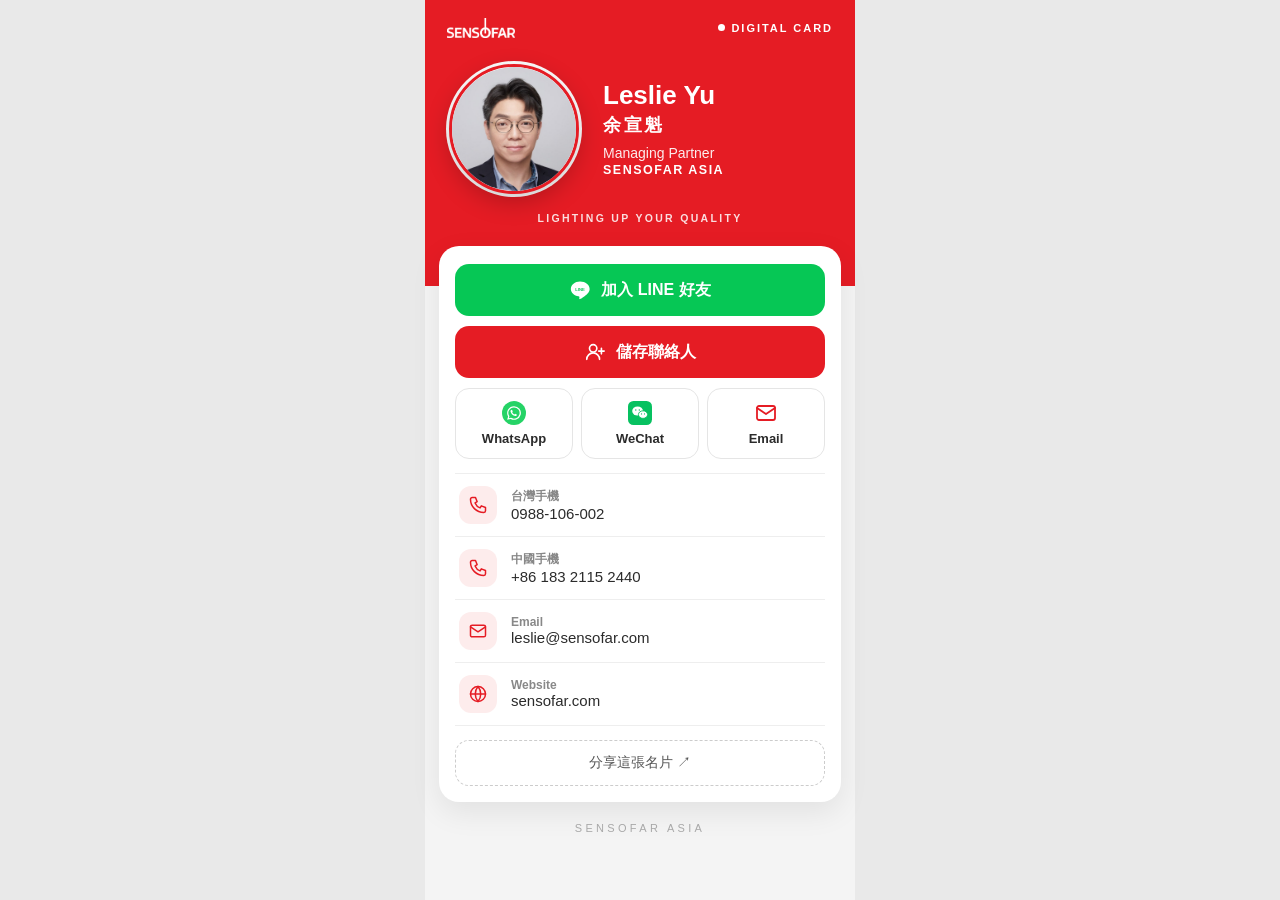
<file: leslie-yu/index.html>
<!doctype html>
<html lang="zh-Hant-TW"><head><meta charset="utf-8"><meta name="viewport" content="width=device-width,initial-scale=1,viewport-fit=cover">
<title>Leslie Yu 余宣魁｜Sensofar Asia</title><meta name="robots" content="noindex,nofollow"><meta name="theme-color" content="#E51C24">
<link rel="stylesheet" href="card.css"></head><body><div class="wrap">
<header class="hero">
<div class="topline"><img class="mini" src="sensofar-logo-white.png" alt="SENSOFAR"><span><i class="dot"></i>DIGITAL CARD</span></div>
<div class="idrow"><div class="avatar"><img src="photo.jpg" alt="Leslie Yu 余宣魁" width="130" height="130"></div><div class="who"><h1>Leslie Yu</h1><p class="zh">余宣魁</p><p class="role">Managing Partner</p><p class="org">SENSOFAR ASIA</p></div></div><p class="tag">LIGHTING UP YOUR QUALITY</p>
</header>
<main class="sheet">
<a class="btn btn-line" href="https://line.me/ti/p/oUurXkquRB" target="_blank" rel="noopener"><svg viewBox='0 0 24 24'><path fill='#fff' d='M12 2.8C6.5 2.8 2 6.4 2 10.9c0 4 3.6 7.4 8.4 8 .3.1.8.2.9.5.1.3.1.7 0 1l-.1.9c0 .3-.2 1 .9.6s6-3.5 8.2-6.1c1.5-1.6 2.2-3.2 2.2-4.9 0-4.5-4.5-8.1-10.5-8.1z'/><text x='12' y='12.7' font-size='4.6' font-weight='800' fill='#06C755' text-anchor='middle' font-family='Arial,Helvetica,sans-serif'>LINE</text></svg>加入 LINE 好友</a>
<a class="btn btn-save" href="leslie-yu.vcf" download><svg class=ic viewBox='0 0 24 24' fill=none stroke=currentColor stroke-width=1.8 stroke-linecap=round stroke-linejoin=round><circle cx='10' cy='8' r='4'/><path d='M3 20a7 7 0 0 1 14 0M19 8v6M16 11h6'/></svg>儲存聯絡人</a>
<nav class="quick"><a href="https://wa.me/886988106002" target="_blank" rel="noopener"><svg class='bi' viewBox='0 0 24 24'><circle cx='12' cy='12' r='12' fill='#25D366'/><path fill='#fff' d='M12 5.2a6.8 6.8 0 0 0-5.9 10.2L5.2 18.8l3.5-.9A6.8 6.8 0 1 0 12 5.2zm0 1.2a5.6 5.6 0 1 1-2.9 10.4l-.2-.1-2 .5.5-1.9-.1-.2A5.6 5.6 0 0 1 12 6.4z'/><path fill='#fff' d='M9.6 8.9c.2-.1.4-.1.5.1l.6 1.3c.1.2 0 .4-.1.5l-.4.5c.4.9 1.2 1.7 2.2 2.2l.5-.5c.1-.1.3-.2.5-.1l1.300.6c.2.1.2.3.2.5-.2.8-.9 1.2-1.700 1.1-2.200-.4-4.300-2.500-4.700-4.700-.1-.7.300-1.300.8-1.500z'/></svg>WhatsApp</a><button type="button" id="wcBtn"><svg class='bi' viewBox='0 0 24 24'><rect width='24' height='24' rx='5.5' fill='#07C160'/><ellipse cx='9.6' cy='10' rx='5.4' ry='4.5' fill='#fff'/><ellipse cx='15' cy='13.6' rx='4.6' ry='3.8' fill='#fff' stroke='#07C160' stroke-width='.9'/><circle cx='7.8' cy='9' r='.7' fill='#07C160'/><circle cx='11.3' cy='9' r='.7' fill='#07C160'/><circle cx='13.5' cy='12.9' r='.55' fill='#07C160'/><circle cx='16.5' cy='12.9' r='.55' fill='#07C160'/></svg>WeChat</button><a href="mailto:leslie@sensofar.com"><svg class=ic viewBox='0 0 24 24' fill=none stroke=currentColor stroke-width=1.8 stroke-linecap=round stroke-linejoin=round><rect x='3' y='5' width='18' height='14' rx='2'/><path d='M3 7l9 6 9-6'/></svg>Email</a></nav>
<ul class="rows">
<li><a href="leslie-yu.vcf" download><span class="ri"><svg class=ic viewBox='0 0 24 24' fill=none stroke=currentColor stroke-width=1.8 stroke-linecap=round stroke-linejoin=round><path d='M5 3h4l2 5-2.5 1.5a11 11 0 0 0 6 6L16 13l5 2v4a2 2 0 0 1-2 2A16 16 0 0 1 3 5a2 2 0 0 1 2-2z'/></svg></span><span><b>台灣手機</b><span class="v">0988-106-002</span></span></a></li>
<li><a href="leslie-yu.vcf" download><span class="ri"><svg class=ic viewBox='0 0 24 24' fill=none stroke=currentColor stroke-width=1.8 stroke-linecap=round stroke-linejoin=round><path d='M5 3h4l2 5-2.5 1.5a11 11 0 0 0 6 6L16 13l5 2v4a2 2 0 0 1-2 2A16 16 0 0 1 3 5a2 2 0 0 1 2-2z'/></svg></span><span><b>中國手機</b><span class="v">+86 183 2115 2440</span></span></a></li>
<li><a href="mailto:leslie@sensofar.com"><span class="ri"><svg class=ic viewBox='0 0 24 24' fill=none stroke=currentColor stroke-width=1.8 stroke-linecap=round stroke-linejoin=round><rect x='3' y='5' width='18' height='14' rx='2'/><path d='M3 7l9 6 9-6'/></svg></span><span><b>Email</b><span class="v">leslie@sensofar.com</span></span></a></li>
<li><a href="https://www.sensofar.com/" target="_blank" rel="noopener"><span class="ri"><svg class=ic viewBox='0 0 24 24' fill=none stroke=currentColor stroke-width=1.8 stroke-linecap=round stroke-linejoin=round><circle cx='12' cy='12' r='9'/><path d='M3 12h18M12 3a14 14 0 0 1 0 18M12 3a14 14 0 0 0 0 18'/></svg></span><span><b>Website</b><span class="v">sensofar.com</span></span></a></li>
</ul>
<button class="share" id="share" type="button">分享這張名片 ↗</button>
</main><footer>SENSOFAR ASIA</footer></div>
<div class="modal" id="wc" hidden><div class="sheet"><button class="x" type="button" aria-label="Close">×</button>
<h2>WeChat 微信</h2><img src="wechat-qr.png" alt="WeChat QR code for Leslie Yu" width="300" height="300">
<p>用微信掃描加我好友</p><div class="wid">微信號 <b>leslie0988106002</b> <button type="button" id="wcCopy">複製</button></div><small>或長按圖片儲存，再用微信「掃一掃」選相簿</small></div></div>
<div class="toast" id="toast" hidden></div><script src="card.js"></script></body></html>
</file>
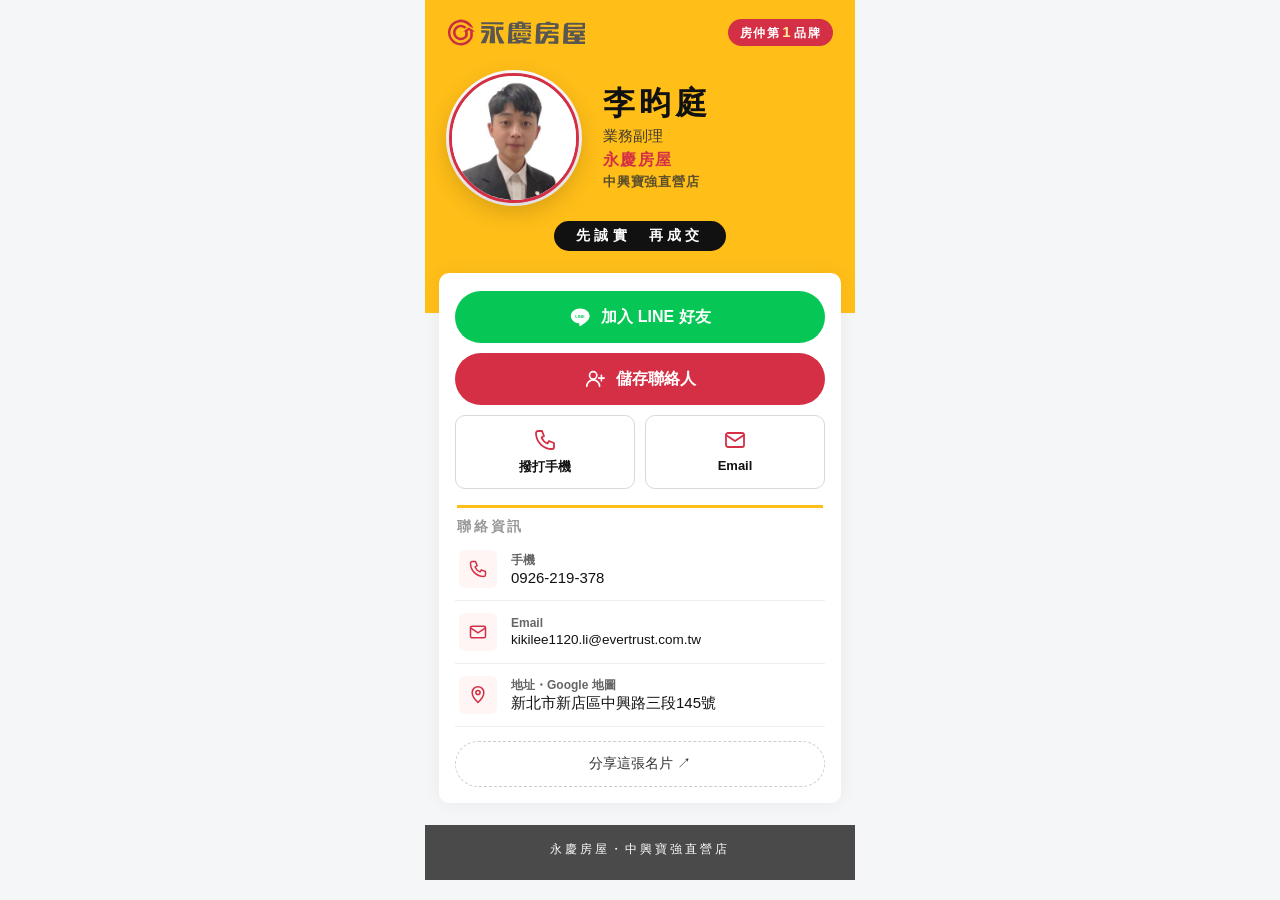
<file: li-yunting/index.html>
<!doctype html>
<html lang="zh-Hant-TW"><head><meta charset="utf-8"><meta name="viewport" content="width=device-width,initial-scale=1,viewport-fit=cover">
<title>李昀庭｜永慶房屋 中興寶強直營店</title><meta name="robots" content="noindex,nofollow"><meta name="theme-color" content="#ffbe18"><meta name="format-detection" content="telephone=no">
<link rel="stylesheet" href="card.css"></head><body><div class="wrap">
<header class="hero">
<div class="topline"><img class="mini" src="yc-logo.svg" alt="永慶房屋" width="150" height="29"><span class="no1">房仲第<b>1</b>品牌</span></div>
<div class="idrow"><div class="avatar"><img src="photo.jpg" alt="李昀庭" width="130" height="130"></div>
<div class="who"><h1>李昀庭</h1><p class="role">業務副理</p><p class="org">永慶房屋<span>中興寶強直營店</span></p></div></div>
<p class="tag">先誠實　再成交</p>
</header>
<main class="sheet">
<a class="btn btn-line" href="https://line.me/ti/p/PDPGE3ErWx" target="_blank" rel="noopener"><svg viewBox='0 0 24 24'><path fill='#fff' d='M12 2.8C6.5 2.8 2 6.4 2 10.9c0 4 3.6 7.4 8.4 8 .3.1.8.2.9.5.1.3.1.7 0 1l-.1.9c0 .3-.2 1 .9.6s6-3.5 8.2-6.1c1.5-1.6 2.2-3.2 2.2-4.9 0-4.5-4.5-8.1-10.5-8.1z'/><text x='12' y='12.7' font-size='4.6' font-weight='800' fill='#06C755' text-anchor='middle' font-family='Arial,Helvetica,sans-serif'>LINE</text></svg>加入 LINE 好友</a>
<a class="btn btn-save" href="li-yunting.vcf" download><svg class=ic viewBox='0 0 24 24' fill=none stroke=currentColor stroke-width=1.8 stroke-linecap=round stroke-linejoin=round><circle cx='10' cy='8' r='4'/><path d='M3 20a7 7 0 0 1 14 0M19 8v6M16 11h6'/></svg>儲存聯絡人</a>
<nav class="quick"><a href="tel:+886926219378"><svg class=ic viewBox='0 0 24 24' fill=none stroke=currentColor stroke-width=1.8 stroke-linecap=round stroke-linejoin=round><path d='M5 3h4l2 5-2.5 1.5a11 11 0 0 0 6 6L16 13l5 2v4a2 2 0 0 1-2 2A16 16 0 0 1 3 5a2 2 0 0 1 2-2z'/></svg>撥打手機</a><a href="mailto:kikilee1120.li@evertrust.com.tw"><svg class=ic viewBox='0 0 24 24' fill=none stroke=currentColor stroke-width=1.8 stroke-linecap=round stroke-linejoin=round><rect x='3' y='5' width='18' height='14' rx='2'/><path d='M3 7l9 6 9-6'/></svg>Email</a></nav>
<h2 class="info-h">聯絡資訊</h2>
<ul class="rows">
<li><a href="li-yunting.vcf" download><span class="ri"><svg class=ic viewBox='0 0 24 24' fill=none stroke=currentColor stroke-width=1.8 stroke-linecap=round stroke-linejoin=round><path d='M5 3h4l2 5-2.5 1.5a11 11 0 0 0 6 6L16 13l5 2v4a2 2 0 0 1-2 2A16 16 0 0 1 3 5a2 2 0 0 1 2-2z'/></svg></span><span><b>手機</b><span class="v">0926-219-378</span></span></a></li>
<li><a href="mailto:kikilee1120.li@evertrust.com.tw"><span class="ri"><svg class=ic viewBox='0 0 24 24' fill=none stroke=currentColor stroke-width=1.8 stroke-linecap=round stroke-linejoin=round><rect x='3' y='5' width='18' height='14' rx='2'/><path d='M3 7l9 6 9-6'/></svg></span><span><b>Email</b><span class="v em">kikilee1120.li@evertrust.com.tw</span></span></a></li>
<li><a href="https://www.google.com/maps/search/?api=1&amp;query=%E6%96%B0%E5%8C%97%E5%B8%82%E6%96%B0%E5%BA%97%E5%8D%80%E4%B8%AD%E8%88%88%E8%B7%AF%E4%B8%89%E6%AE%B5145%E8%99%9F" target="_blank" rel="noopener"><span class="ri"><svg class=ic viewBox='0 0 24 24' fill=none stroke=currentColor stroke-width=1.8><path d='M12 21s7-6.5 7-12a7 7 0 0 0-14 0c0 5.5 7 12 7 12z'/><circle cx='12' cy='9' r='2.5'/></svg></span><span><b>地址・Google 地圖</b><span class="v">新北市新店區中興路三段145號</span></span></a></li>
</ul>
<button class="share" id="share" type="button">分享這張名片 ↗</button>
</main><footer>永慶房屋・中興寶強直營店</footer></div>
<div class="toast" id="toast" hidden></div><script src="card.js"></script></body></html>
</file>
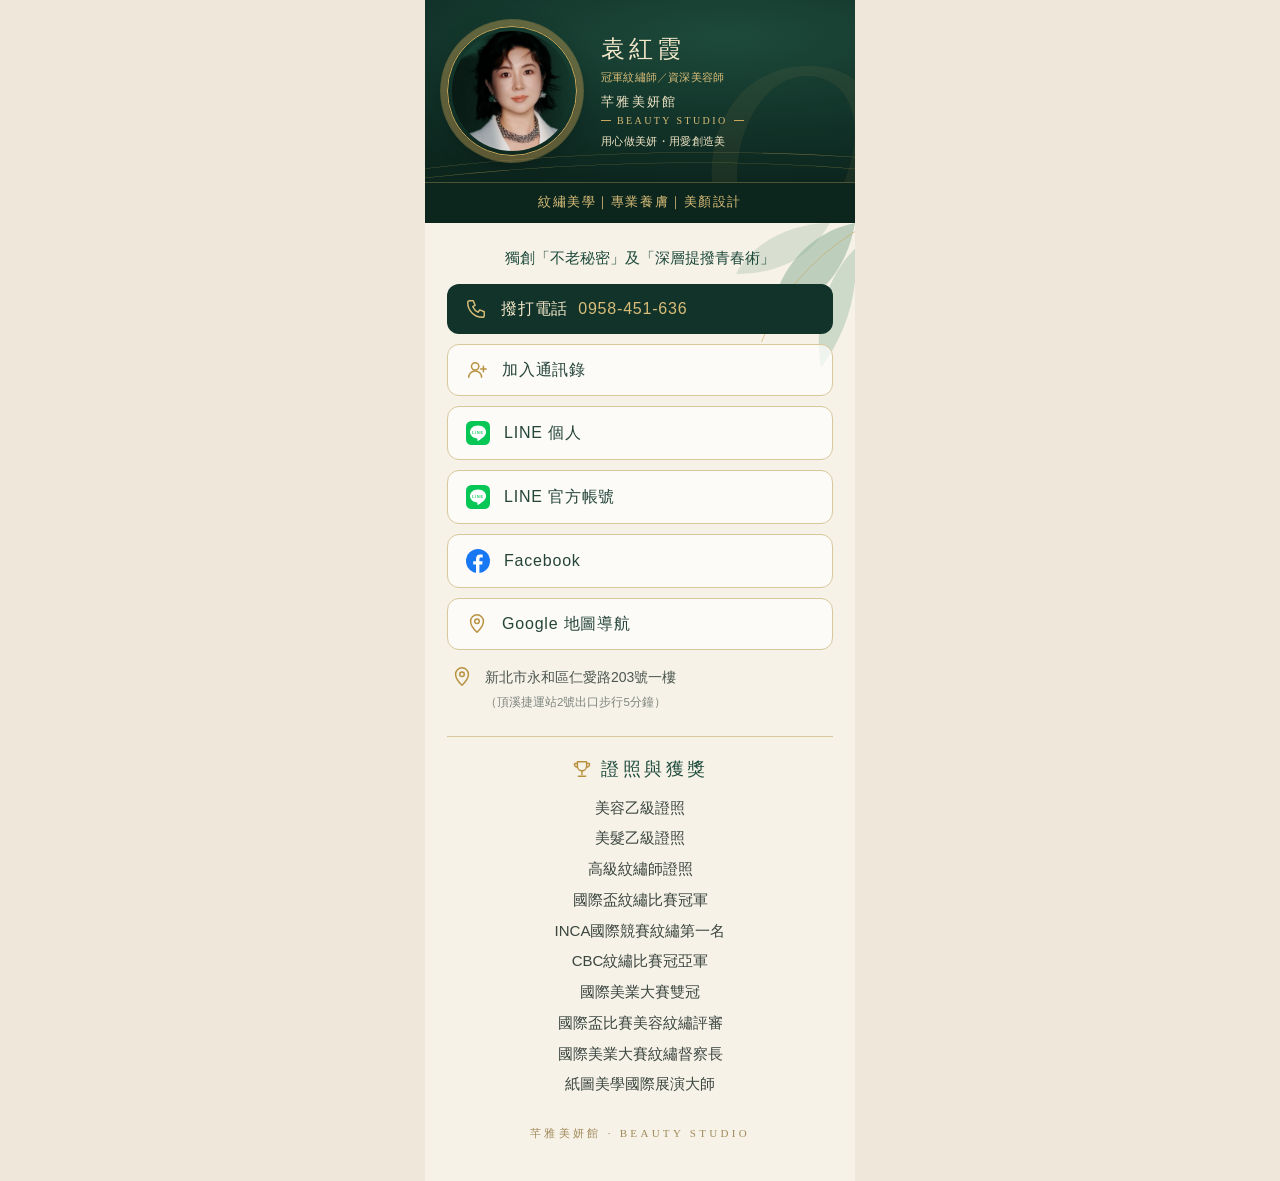
<file: yuan-hongxia/index.html>
<!doctype html>
<html lang="zh-Hant-TW"><head><meta charset="utf-8">
<meta name="viewport" content="width=device-width,initial-scale=1,viewport-fit=cover">
<title>袁紅霞｜芊雅美妍館</title><meta name="robots" content="noindex">
<meta name="theme-color" content="#123329"><link rel="stylesheet" href="card.css"></head>
<body><div class="wrap">
<header class="hero">
<div class="script">Q</div>
<svg class="arcs" viewBox="0 0 400 600" preserveAspectRatio="none"><path d="M-10 560 Q200 470 410 520"/><path d="M-10 590 Q220 500 410 560"/></svg>
<div class="photo"><img src="photo.jpg" alt="袁紅霞形象照"></div>
<div class="txt">
<h1>袁紅霞</h1>
<p class="role">冠軍紋繡師<i>／</i>資深美容師</p>
<p class="org">芊雅美妍館</p>
<p class="studio"><span></span>BEAUTY STUDIO<span></span></p>
<p class="slogan">用心做美妍・用愛創造美</p>
</div></header>
<p class="svc">紋繡美學｜專業養膚｜美顏設計</p>
<main><svg class='leaf' viewBox='0 0 200 200'><g fill='#8fb39a'><path opacity='.55' d='M200 0C150 10 110 50 100 110 150 100 190 60 200 0z'/><path opacity='.4' d='M200 30C170 60 150 110 160 170 190 130 205 80 200 30z'/><path opacity='.3' d='M170 0C130 0 80 20 60 60 110 60 150 40 170 0z'/></g><path d='M200 10Q120 60 90 140' stroke='#c9a75a' fill='none' opacity='.7'/></svg>
<p class="unique">獨創「不老秘密」及「深層提撥青春術」</p>
<a class="btn main" href="tel:+886958451636"><svg class=ic viewBox='0 0 24 24' fill=none stroke=currentColor stroke-width=1.6 stroke-linecap=round stroke-linejoin=round><path d='M5 3h4l2 5-2.5 1.5a11 11 0 0 0 6 6L16 13l5 2v4a2 2 0 0 1-2 2A16 16 0 0 1 3 5a2 2 0 0 1 2-2z'/></svg><span>撥打電話<b>0958-451-636</b></span></a>
<a class="btn" href="yuan-hongxia.vcf" download><svg class=ic viewBox='0 0 24 24' fill=none stroke=currentColor stroke-width=1.6 stroke-linecap=round stroke-linejoin=round><circle cx=10 cy=8 r=4 /><path d='M3 20a7 7 0 0 1 14 0M19 8v6M16 11h6'/></svg><span>加入通訊錄</span></a>
<a class="btn sns" data-k="line" href="#"><svg class='bi' viewBox='0 0 24 24'><rect width='24' height='24' rx='5.5' fill='#06C755'/><path fill='#fff' d='M12 4.6c-4.4 0-8 2.9-8 6.5 0 3.2 2.8 5.9 6.7 6.4.3.1.6.2.7.4.1.2.1.5 0 .8l-.1.7c0 .2-.2.8.7.4s4.8-2.8 6.5-4.9c1.2-1.300 1.6-2.500 1.600-3.800 0-3.600-3.600-6.500-8.100-6.500z'/><text x='12' y='12.6' font-size='3.6' font-weight='700' fill='#06C755' text-anchor='middle' font-family='Arial,sans-serif'>LINE</text></svg><span>LINE 個人</span></a>
<a class="btn sns" data-k="lineoa" href="#"><svg class='bi' viewBox='0 0 24 24'><rect width='24' height='24' rx='5.5' fill='#06C755'/><path fill='#fff' d='M12 4.6c-4.4 0-8 2.9-8 6.5 0 3.2 2.8 5.9 6.7 6.4.3.1.6.2.7.4.1.2.1.5 0 .8l-.1.7c0 .2-.2.8.7.4s4.8-2.8 6.5-4.9c1.2-1.300 1.6-2.500 1.600-3.800 0-3.600-3.600-6.500-8.100-6.500z'/><text x='12' y='12.6' font-size='3.6' font-weight='700' fill='#06C755' text-anchor='middle' font-family='Arial,sans-serif'>LINE</text></svg><span>LINE 官方帳號</span></a>
<a class="btn sns" data-k="fb" href="#"><svg class='bi' viewBox='0 0 24 24'><circle cx='12' cy='12' r='12' fill='#1877F2'/><path fill='#fff' d='M13.4 24v-8.4h2.8l.4-3.3h-3.2v-2.1c0-.9.3-1.6 1.6-1.6h1.7V5.7c-.3 0-1.3-.1-2.5-.1-2.5 0-4.2 1.500-4.200 4.300v2.400H7.200v3.300H10V24z'/></svg><span>Facebook</span></a>
<a class="btn sns" data-k="ig" href="#"><svg class=ic viewBox='0 0 24 24' fill=none stroke=currentColor stroke-width=1.6 stroke-linecap=round stroke-linejoin=round><path d='M4 5h16v11H9l-5 4z'/></svg><span>Instagram</span></a>
<a class="btn" href="https://www.google.com/maps/search/?api=1&amp;query=%E6%96%B0%E5%8C%97%E5%B8%82%E6%B0%B8%E5%92%8C%E5%8D%80%E4%BB%81%E6%84%9B%E8%B7%AF203%E8%99%9F" target="_blank" rel="noopener"><svg class=ic viewBox='0 0 24 24' fill=none stroke=currentColor stroke-width=1.6 stroke-linecap=round stroke-linejoin=round><path d='M12 21s7-6.5 7-12a7 7 0 0 0-14 0c0 5.5 7 12 7 12z'/><circle cx=12 cy=9 r=2.5 /></svg><span>Google 地圖導航</span></a>
<p class="addr"><svg class=ic viewBox='0 0 24 24' fill=none stroke=currentColor stroke-width=1.6 stroke-linecap=round stroke-linejoin=round><path d='M12 21s7-6.5 7-12a7 7 0 0 0-14 0c0 5.5 7 12 7 12z'/><circle cx=12 cy=9 r=2.5 /></svg><span>新北市永和區仁愛路203號一樓<br><small>（頂溪捷運站2號出口步行5分鐘）</small></span></p>
<section class="cert"><h2><svg class=ic viewBox='0 0 24 24' fill=none stroke=currentColor stroke-width=1.6 stroke-linecap=round stroke-linejoin=round><path d='M7 4h10v5a5 5 0 0 1-10 0zM7 6H4a3 3 0 0 0 3 4M17 6h3a3 3 0 0 1-3 4M12 14v4M8 20h8'/></svg>證照與獲獎</h2><ul>
<li>美容乙級證照</li><li>美髮乙級證照</li><li>高級紋繡師證照</li><li>國際盃紋繡比賽冠軍</li><li>INCA國際競賽紋繡第一名</li><li>CBC紋繡比賽冠亞軍</li><li>國際美業大賽雙冠</li><li>國際盃比賽美容紋繡評審</li><li>國際美業大賽紋繡督察長</li><li>紙圖美學國際展演大師</li></ul></section>
<footer>芊雅美妍館 · BEAUTY STUDIO</footer>
</main></div><script src="card.js"></script></body></html>
</file>
<file: leslie-yu/card.css>
*{box-sizing:border-box;margin:0}
body{background:#e9e9e9;font-family:"Open Sans","Segoe UI",Roboto,Arial,"Noto Sans TC","Noto Sans CJK TC","PingFang TC",sans-serif;color:#2b2b2b}
.wrap{max-width:430px;margin:auto;min-height:100vh;background:#f4f4f4}
.hero{background:#E51C24;color:#fff;text-align:center;padding:18px 22px 64px}
.topline{display:flex;justify-content:space-between;align-items:center;font-size:11px;font-weight:600;letter-spacing:.18em}
.mini{height:20px;width:auto}.dot{display:inline-block;width:7px;height:7px;border-radius:50%;background:#fff;margin-right:6px;vertical-align:1px}
.avatar{width:112px;height:112px;margin:28px auto 14px;border-radius:50%;padding:3px;background:#fff;box-shadow:0 8px 24px rgba(0,0,0,.2)}
.avatar img{width:100%;height:100%;border-radius:50%;object-fit:cover;display:block}
h1{font-size:28px;font-weight:700;letter-spacing:.08em}.en{display:block;font-size:17px;font-weight:600;letter-spacing:.02em;opacity:.92;margin-top:2px}
.role{margin-top:8px;font-size:14px;opacity:.92}
.org{margin-top:4px;font-size:13px;font-weight:700;letter-spacing:.12em}.org span{display:block;font-size:10px;font-weight:600;letter-spacing:.2em;opacity:.8;margin-top:4px}
.sheet{position:relative;margin:-40px 14px 0;background:#fff;border-radius:20px;padding:18px 16px 16px;box-shadow:0 10px 30px rgba(0,0,0,.08)}
.btn{display:flex;align-items:center;justify-content:center;gap:10px;padding:15px;border-radius:14px;color:#fff;text-decoration:none;font-size:16px;font-weight:700;margin-bottom:10px}
.btn svg{width:22px;height:22px;flex:none}
.btn-line{background:#06C755}.btn-save{background:#E51C24}.btn-save .ic{color:#fff}
.quick{display:flex;gap:8px;margin:6px 0 14px}
.quick a,.quick button{flex:1;display:flex;flex-direction:column;align-items:center;gap:6px;padding:12px 4px;border:1px solid #e5e5e5;border-radius:14px;background:#fff;color:#2b2b2b;text-decoration:none;font:inherit;font-size:13px;font-weight:600;cursor:pointer}
.quick svg{width:24px;height:24px}.quick .ic{color:#E51C24}
.rows{list-style:none;padding:0;border-top:1px solid #eee}
.rows li>a,.rows li>div{display:flex;align-items:center;gap:14px;padding:12px 4px;border-bottom:1px solid #eee;color:inherit;text-decoration:none}
.ri{width:38px;height:38px;border-radius:12px;background:#fdecec;display:flex;align-items:center;justify-content:center;flex:none}.ri svg{width:20px;height:20px;color:#E51C24}
.rows b{display:block;font-size:12px;color:#888;font-weight:600}.v{font-size:15px;color:#2b2b2b}
.share{display:block;width:100%;margin-top:14px;padding:13px;border:1px dashed #ccc;border-radius:14px;background:none;font:inherit;font-size:14px;color:#555;cursor:pointer}
footer{text-align:center;font-size:11px;letter-spacing:.3em;color:#aaa;padding:20px 0 28px}
.modal{position:fixed;inset:0;background:rgba(0,0,0,.6);display:flex;align-items:center;justify-content:center;padding:20px;z-index:9}.modal[hidden]{display:none}
.sheet2,.modal .sheet{position:relative;background:#fff;border-radius:16px;padding:26px 22px 22px;text-align:center;max-width:340px;width:100%;margin:0;box-shadow:none}
.modal h2{font-size:18px;margin-bottom:14px}.modal img{width:100%;max-width:280px;height:auto}.modal p{font-weight:600;margin-top:10px;color:#07C160}.modal small{display:block;margin-top:6px;color:#777;font-size:12px}
.x{position:absolute;right:10px;top:6px;border:0;background:none;font-size:28px;color:#999}
/* 照片左、姓名右（A 的排版） */
.hero{padding-bottom:62px}
.idrow{display:flex;align-items:center;gap:24px;margin:26px 2px 0;text-align:left}
.avatar{flex:0 0 130px;width:130px;height:130px;margin:0;padding:0;background:#fff;box-shadow:0 8px 24px rgba(0,0,0,.22),0 0 0 3px #fff;border:3px solid #E51C24}
.who{flex:1;min-width:0}
.who h1{font-size:26px;letter-spacing:0;line-height:1.15;white-space:nowrap}
.zh{font-size:18px;font-weight:700;letter-spacing:.14em;margin-top:2px}
.who .role{margin-top:8px;font-size:14px;white-space:nowrap}
.who .org{margin-top:2px;font-size:12.5px;white-space:nowrap}
.tag{margin-top:18px;font-size:10.5px;font-weight:600;letter-spacing:.22em;opacity:.85;text-align:center}
.wid{margin-top:10px;font-size:14px;color:#444}.wid b{font-weight:700;color:#222}
.wid button{margin-left:6px;border:1px solid #07C160;color:#07C160;background:#fff;border-radius:8px;padding:3px 10px;font:inherit;font-size:13px;cursor:pointer}
.toast{position:fixed;left:50%;bottom:28px;transform:translateX(-50%);max-width:340px;width:calc(100% - 40px);background:rgba(30,30,30,.92);color:#fff;padding:12px 16px;border-radius:12px;font-size:14px;line-height:1.5;text-align:center;z-index:20}
.toast[hidden]{display:none}
.modal img{max-width:300px}
</file>
<file: li-yunting/card.css>
*{box-sizing:border-box;margin:0}
body{background:#e9e9e9;font-family:"Open Sans","Segoe UI",Roboto,Arial,"Noto Sans TC","Noto Sans CJK TC","PingFang TC",sans-serif;color:#2b2b2b}
.wrap{max-width:430px;margin:auto;min-height:100vh;background:#f4f4f4}
.hero{background:#d42f45;color:#fff;text-align:center;padding:18px 22px 64px}
.topline{display:flex;justify-content:space-between;align-items:center;font-size:11px;font-weight:600;letter-spacing:.18em}
.mini{height:20px;width:auto}.dot{display:inline-block;width:7px;height:7px;border-radius:50%;background:#fff;margin-right:6px;vertical-align:1px}
.avatar{width:112px;height:112px;margin:28px auto 14px;border-radius:50%;padding:3px;background:#fff;box-shadow:0 8px 24px rgba(0,0,0,.2)}
.avatar img{width:100%;height:100%;border-radius:50%;object-fit:cover;display:block}
h1{font-size:28px;font-weight:700;letter-spacing:.08em}.en{display:block;font-size:17px;font-weight:600;letter-spacing:.02em;opacity:.92;margin-top:2px}
.role{margin-top:8px;font-size:14px;opacity:.92}
.org{margin-top:4px;font-size:13px;font-weight:700;letter-spacing:.12em}.org span{display:block;font-size:10px;font-weight:600;letter-spacing:.2em;opacity:.8;margin-top:4px}
.sheet{position:relative;margin:-40px 14px 0;background:#fff;border-radius:20px;padding:18px 16px 16px;box-shadow:0 10px 30px rgba(0,0,0,.08)}
.btn{display:flex;align-items:center;justify-content:center;gap:10px;padding:15px;border-radius:14px;color:#fff;text-decoration:none;font-size:16px;font-weight:700;margin-bottom:10px}
.btn svg{width:22px;height:22px;flex:none}
.btn-line{background:#06C755}.btn-save{background:#d42f45}.btn-save .ic{color:#fff}
.quick{display:flex;gap:8px;margin:6px 0 14px}
.quick a,.quick button{flex:1;display:flex;flex-direction:column;align-items:center;gap:6px;padding:12px 4px;border:1px solid #e5e5e5;border-radius:14px;background:#fff;color:#2b2b2b;text-decoration:none;font:inherit;font-size:13px;font-weight:600;cursor:pointer}
.quick svg{width:24px;height:24px}.quick .ic{color:#d42f45}
.rows{list-style:none;padding:0;border-top:1px solid #eee}
.rows li>a,.rows li>div{display:flex;align-items:center;gap:14px;padding:12px 4px;border-bottom:1px solid #eee;color:inherit;text-decoration:none}
.ri{width:38px;height:38px;border-radius:12px;background:#fdecec;display:flex;align-items:center;justify-content:center;flex:none}.ri svg{width:20px;height:20px;color:#d42f45}
.rows b{display:block;font-size:12px;color:#888;font-weight:600}.v{font-size:15px;color:#2b2b2b}
.share{display:block;width:100%;margin-top:14px;padding:13px;border:1px dashed #ccc;border-radius:14px;background:none;font:inherit;font-size:14px;color:#555;cursor:pointer}
footer{text-align:center;font-size:11px;letter-spacing:.3em;color:#aaa;padding:20px 0 28px}
.modal{position:fixed;inset:0;background:rgba(0,0,0,.6);display:flex;align-items:center;justify-content:center;padding:20px;z-index:9}.modal[hidden]{display:none}
.sheet2,.modal .sheet{position:relative;background:#fff;border-radius:16px;padding:26px 22px 22px;text-align:center;max-width:340px;width:100%;margin:0;box-shadow:none}
.modal h2{font-size:18px;margin-bottom:14px}.modal img{width:100%;max-width:280px;height:auto}.modal p{font-weight:600;margin-top:10px;color:#07C160}.modal small{display:block;margin-top:6px;color:#777;font-size:12px}
.x{position:absolute;right:10px;top:6px;border:0;background:none;font-size:28px;color:#999}
/* 照片左、姓名右（A 的排版） */
.hero{padding-bottom:62px}
.idrow{display:flex;align-items:center;gap:24px;margin:26px 2px 0;text-align:left}
.avatar{flex:0 0 130px;width:130px;height:130px;margin:0;padding:0;background:#fff;box-shadow:0 8px 24px rgba(0,0,0,.22),0 0 0 3px #fff;border:3px solid #d42f45}
.who{flex:1;min-width:0}
.who h1{font-size:26px;letter-spacing:0;line-height:1.15;white-space:nowrap}
.zh{font-size:18px;font-weight:700;letter-spacing:.14em;margin-top:2px}
.who .role{margin-top:8px;font-size:14px;white-space:nowrap}
.who .org{margin-top:2px;font-size:12.5px;white-space:nowrap}
.tag{margin-top:18px;font-size:10.5px;font-weight:600;letter-spacing:.22em;opacity:.85;text-align:center}
.wid{margin-top:10px;font-size:14px;color:#444}.wid b{font-weight:700;color:#222}
.wid button{margin-left:6px;border:1px solid #07C160;color:#07C160;background:#fff;border-radius:8px;padding:3px 10px;font:inherit;font-size:13px;cursor:pointer}
.toast{position:fixed;left:50%;bottom:28px;transform:translateX(-50%);max-width:340px;width:calc(100% - 40px);background:rgba(30,30,30,.92);color:#fff;padding:12px 16px;border-radius:12px;font-size:14px;line-height:1.5;text-align:center;z-index:20}
.toast[hidden]{display:none}
.modal img{max-width:300px}
/* 永慶房屋 */
.hero{background:linear-gradient(180deg,#ffbe18 0,#ffbe18 100%);color:#3d3a35}
.mini{height:29px;width:auto}
.no1{background:#d42f45;color:#fff;font-size:12px;font-weight:700;letter-spacing:.12em;padding:4px 10px;border-radius:6px}.no1 b{font-size:15px;color:#ffe08a;margin:0 2px}
.avatar{border-color:#d42f45;box-shadow:0 8px 24px rgba(0,0,0,.18),0 0 0 3px #fff}
.who h1{font-size:32px;letter-spacing:.12em;color:#2f2c28}
.who .role{font-size:15px;color:#4a463f;margin-top:6px}
.who .org{font-size:16px;font-weight:700;color:#d42f45;letter-spacing:.08em;margin-top:4px}
.who .org span{display:block;font-size:13px;color:#3d3a35;letter-spacing:.06em;margin-top:2px;font-weight:600}
.tag{color:#fff;background:#4f4f4e;display:inline-block;padding:6px 22px;border-radius:999px;font-size:14px;letter-spacing:.3em;opacity:1;font-weight:600}
.hero .tag{margin:18px auto 0}.hero{text-align:center}.idrow{text-align:left}
.quick{gap:10px}
.v.em{font-size:13.5px;word-break:break-all}
.ri{background:#fdeef0}
/* v2：依永慶官網視覺（#ffbe18 黃、#d42f45 紅、#111/#333 字、#f5f6f7 底、圓角 10px／膠囊按鈕、微軟正黑＋Poppins） */
body{background:#f5f6f7;color:#111;font-family:Poppins,"微軟正黑體","Microsoft JhengHei","PingFang TC","Heiti TC","Noto Sans TC","Noto Sans CJK TC",sans-serif}
.wrap{background:#f5f6f7}
.hero{background:#ffbe18;color:#111}
.who h1{color:#111}.who .role{color:#333}.who .org{color:#d42f45}.who .org span{color:#333}
.tag{background:#111;color:#fff}
.no1{background:#d42f45;border-radius:6.1875rem;padding:4px 12px}.no1 b{color:#ffe699}
.sheet{border-radius:.625rem;box-shadow:0 0 1.25rem #0000000d}
.btn{border-radius:6.1875rem}
.btn-save{background:#d42f45}
.quick a,.quick button{border-radius:.625rem;border-color:#d8d9dc;color:#111}
.ri{border-radius:.375rem;background:#fff5f5}.ri svg{color:#d42f45}
.rows b{color:#666}.v{color:#111;font-family:Poppins,"Microsoft JhengHei","Noto Sans CJK TC",sans-serif}
.rows li>a,.rows li>div{border-color:#eee}
.share{border-radius:6.1875rem;border-color:#ccc;color:#333}
footer{color:#999}
/* 取自 B：聯絡資訊標題＋黃線、深灰頁尾 */
.info-h{margin:16px 2px 2px;padding-top:10px;border-top:3px solid #ffbe18;font-size:14px;color:#999;letter-spacing:.2em;font-weight:700}
.info-h+.rows{border-top:0}
footer{margin-top:22px;background:#4a4a4a;color:#fff;text-align:center;font-size:12px;letter-spacing:.25em;padding:16px 0 22px}
</file>
<file: yuan-hongxia/card.css>
*{box-sizing:border-box;margin:0}body{background:#efe8da;font-family:"Noto Sans CJK TC",sans-serif;color:#2f3a33}
.wrap{max-width:430px;margin:auto;background:#f7f2e8;min-height:100vh;overflow:hidden}
.hero{position:relative;background:radial-gradient(120% 80% at 70% 20%,#1d4a3b,#123329 60%,#0c261e);color:#efe3c4;padding:0 0 34px;overflow:hidden}
.script{position:absolute;left:-10px;top:150px;font:italic 300px/1 "Noto Serif CJK TC",serif;color:rgba(201,167,90,.08)}
.arcs{position:absolute;inset:0;width:100%;height:100%;pointer-events:none}.arcs path{fill:none;stroke:#c9a75a;stroke-width:1;opacity:.6}
.photo{position:relative;height:400px;display:flex;justify-content:center}
.photo img{height:100%;-webkit-mask-image:radial-gradient(ellipse 52% 62% at 50% 38%,#000 72%,transparent 100%);mask-image:radial-gradient(ellipse 52% 62% at 50% 38%,#000 72%,transparent 100%)}
.txt{position:relative;text-align:center;margin-top:-40px;padding:0 20px}
h1{font:300 42px "Noto Serif CJK TC",serif;letter-spacing:.3em;padding-left:.3em;color:#f1e6c8}
.role{margin-top:8px;font-size:15px;color:#d9bd78;letter-spacing:.1em}.role i{font-style:normal;opacity:.7}
.org{margin-top:14px;font:400 22px "Noto Serif CJK TC",serif;letter-spacing:.35em;padding-left:.35em}
.studio{display:flex;align-items:center;justify-content:center;gap:10px;margin-top:6px;font:12px "Noto Serif CJK TC",serif;letter-spacing:.45em;color:#d9bd78}.studio span{width:34px;height:1px;background:#c9a75a}
.slogan{margin-top:16px;font:15px "Noto Serif CJK TC",serif;letter-spacing:.15em}
.svc{margin-top:8px;font-size:13px;letter-spacing:.12em;color:#cdbf9d;white-space:nowrap}
main{position:relative;padding:26px 22px 10px}
.leaf{position:absolute;right:0;top:0;width:170px;height:170px;pointer-events:none}
.unique{position:relative;text-align:center;font:15px "Noto Serif CJK TC",serif;color:#1d4a3b;margin-bottom:16px}
.ic{width:22px;height:22px;color:#b8913f;flex:none}
.btn{position:relative;display:flex;align-items:center;gap:14px;padding:14px 18px;margin:10px 0;border:1px solid #d9c79c;border-radius:12px;background:rgba(255,255,255,.7);color:#25443a;text-decoration:none;font-size:16px;letter-spacing:.05em}
.btn.main{background:#123329;color:#f1e6c8;border:0}.btn.main .ic{color:#d9bd78}.btn b{font-weight:500;margin-left:10px;color:#d9bd78}
.addr{display:flex;gap:12px;align-items:flex-start;font-size:14px;line-height:1.7;margin:16px 4px 22px;color:#4a564e}.addr small{color:#7c857e}
.cert{border-top:1px solid #d9c79c;padding-top:20px}.cert h2{display:flex;justify-content:center;align-items:center;gap:8px;font:500 18px "Noto Serif CJK TC",serif;color:#1d4a3b;letter-spacing:.2em;margin-bottom:12px}
.cert ul{list-style:none;padding:0;text-align:center;line-height:2.05;font-size:15px;color:#3a463f}
footer{text-align:center;font:11px "Noto Serif CJK TC",serif;letter-spacing:.3em;color:#a08a5a;padding:26px 0 30px}
/* v3 左右版 */
.hero{display:flex;align-items:center;gap:6px;padding:26px 14px 26px 0}
.photo{flex:0 0 42%;height:250px}
.photo img{width:100%;height:100%;object-fit:cover;object-position:50% 10%;-webkit-mask-image:radial-gradient(ellipse 58% 60% at 50% 50%,#000 60%,transparent 100%);mask-image:radial-gradient(ellipse 58% 60% at 50% 50%,#000 60%,transparent 100%)}
.txt{flex:1;margin:0;padding:0;text-align:left}
h1{font-size:34px;letter-spacing:.2em;padding-left:0;white-space:nowrap}
.role{font-size:12.5px;letter-spacing:.04em;white-space:nowrap}
.org{font-size:18px;letter-spacing:.25em;padding-left:0;margin-top:12px;white-space:nowrap}
.studio{justify-content:flex-start;font-size:10px;letter-spacing:.32em;gap:6px;white-space:nowrap}.studio span{width:16px}
.slogan{font-size:13px;letter-spacing:.06em;margin-top:12px;white-space:nowrap}
.script{top:20px;left:auto;right:-30px;font-size:260px}
.svc{background:#0c261e;color:#d9bd78;text-align:center;margin:0;padding:10px 0 12px;border-top:1px solid rgba(201,167,90,.35)}
.bi{width:24px;height:24px;flex:none}
/* v4 照片貼齊 hero 底邊 */
.hero{align-items:stretch;padding-bottom:0}
.photo{align-self:flex-end;height:262px;margin-top:6px}
.photo img{object-position:50% 100%;-webkit-mask-image:linear-gradient(to right,transparent 0,#000 18%,#000 82%,transparent 100%),linear-gradient(to bottom,transparent 0,#000 16%);-webkit-mask-composite:source-in;mask-image:linear-gradient(to right,transparent 0,#000 18%,#000 82%,transparent 100%),linear-gradient(to bottom,transparent 0,#000 16%);mask-composite:intersect}
.txt{align-self:center;padding-bottom:20px}
/* v5 圓形頭像 */
.hero{align-items:center;padding:28px 18px 28px 22px;gap:24px}
.photo{flex:0 0 130px;width:130px;height:130px;margin:0;align-self:center;border-radius:50%;padding:4px;border:1.5px solid #c9a75a;box-shadow:0 0 0 6px rgba(201,167,90,.12),0 0 0 7px rgba(201,167,90,.35),0 6px 22px rgba(0,0,0,.35);overflow:visible}
.photo img{border-radius:50%;object-fit:cover;object-position:50% 20%;-webkit-mask-image:none;mask-image:none}
.txt{padding-bottom:0}
h1{font-size:30px;letter-spacing:.18em}.org{font-size:16px;letter-spacing:.2em;margin-top:10px}
.role{font-size:12px;letter-spacing:.02em}.slogan{font-size:12px;letter-spacing:.03em}
.studio{font-size:9px;letter-spacing:.26em}.studio span{width:12px}
/* v6 文字組縮小約 22% */
.hero{padding:26px 34px 26px 22px}
h1{font-size:24px;letter-spacing:.16em}
.role{font-size:10.5px;margin-top:6px}
.org{font-size:13px;letter-spacing:.18em;margin-top:8px}
.studio{font-size:10px;letter-spacing:.14em;letter-spacing:.24em;margin-top:4px}.studio span{width:10px}
.slogan{font-size:10.5px;margin-top:9px}
</file>
